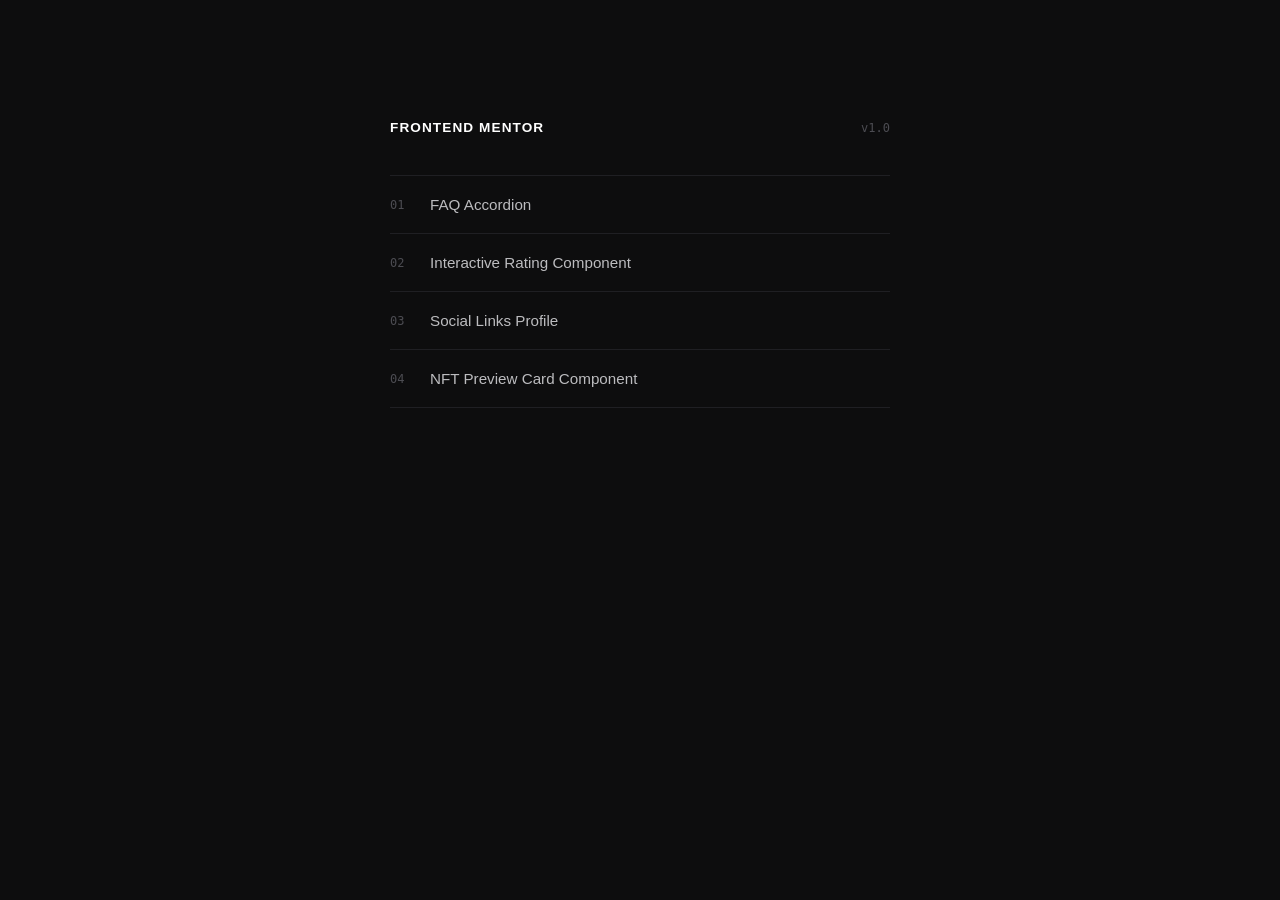
<file: index.html>
<!DOCTYPE html>
<html lang="en">
<head>
    <meta charset="UTF-8">
    <meta name="viewport" content="width=device-width, initial-scale=1.0">
    <title>Frontend Mentor Solutions</title>
    <style>
        /* Minimalist, typographic dark mode */
        body {
            font-family: -apple-system, BlinkMacSystemFont, "Segoe UI", Roboto, sans-serif;
            background-color: #0d0d0e;
            color: #949499;
            max-width: 500px;
            margin: 120px auto;
            padding: 0 24px;
            -webkit-font-smoothing: antialiased;
        }

        header {
            display: flex;
            justify-content: space-between;
            align-items: baseline;
            margin-bottom: 40px;
        }

        h1 {
            font-size: 0.85rem;
            font-weight: 600;
            text-transform: uppercase;
            letter-spacing: 0.08em;
            color: #ffffff;
            margin: 0;
        }

        .counter {
            font-family: ui-monospace, SFMono-Regular, monospace;
            font-size: 0.75rem;
            color: #4c4c52;
        }

        ul {
            list-style: none;
            padding: 0;
            margin: 0;
            border-top: 1px solid #1f1f23;
        }

        li {
            border-bottom: 1px solid #1f1f23;
        }

        /* Clean, line-item interaction instead of bulky cards */
        a {
            display: flex;
            align-items: center;
            color: #bcbcbf;
            text-decoration: none;
            font-size: 0.95rem;
            padding: 20px 0;
            transition: color 0.2s ease, padding-left 0.2s ease;
        }

        /* Monospace numbering gives a deliberate, curated feel */
        a .index {
            font-family: ui-monospace, SFMono-Regular, monospace;
            font-size: 0.75rem;
            color: #4c4c52;
            margin-right: 24px;
            width: 16px;
            transition: color 0.2s ease;
        }

        /* Subtle human touch: text shifts slightly right on hover */
        a:hover {
            color: #ffffff;
            padding-left: 6px;
        }

        a:hover .index {
            color: #a1a1aa;
        }
    </style>
</head>
<body>

    <header>
        <h1>Frontend Mentor</h1>
        <span class="counter">v1.0</span>
    </header>
    
    <ul>
        <li>
            <a href="./faq-accordion/CSS_SOLUTION" target="_blank">
                <span class="index">01</span>FAQ Accordion
            </a>
        </li>
        <li>
            <a href="./interactive-rating-component" target="_blank">
                <span class="index">02</span>Interactive Rating Component
            </a>
        </li>
        <li>
            <a href="./social-links-profile" target="_blank">
                <span class="index">03</span>Social Links Profile
            </a>
        </li>
        <li>
            <a href="./nft-preview-card-component" target="_blank">
                <span class="index">04</span> NFT Preview Card Component
            </a>
        </li>
    </ul>
</body>
</html>
</file>
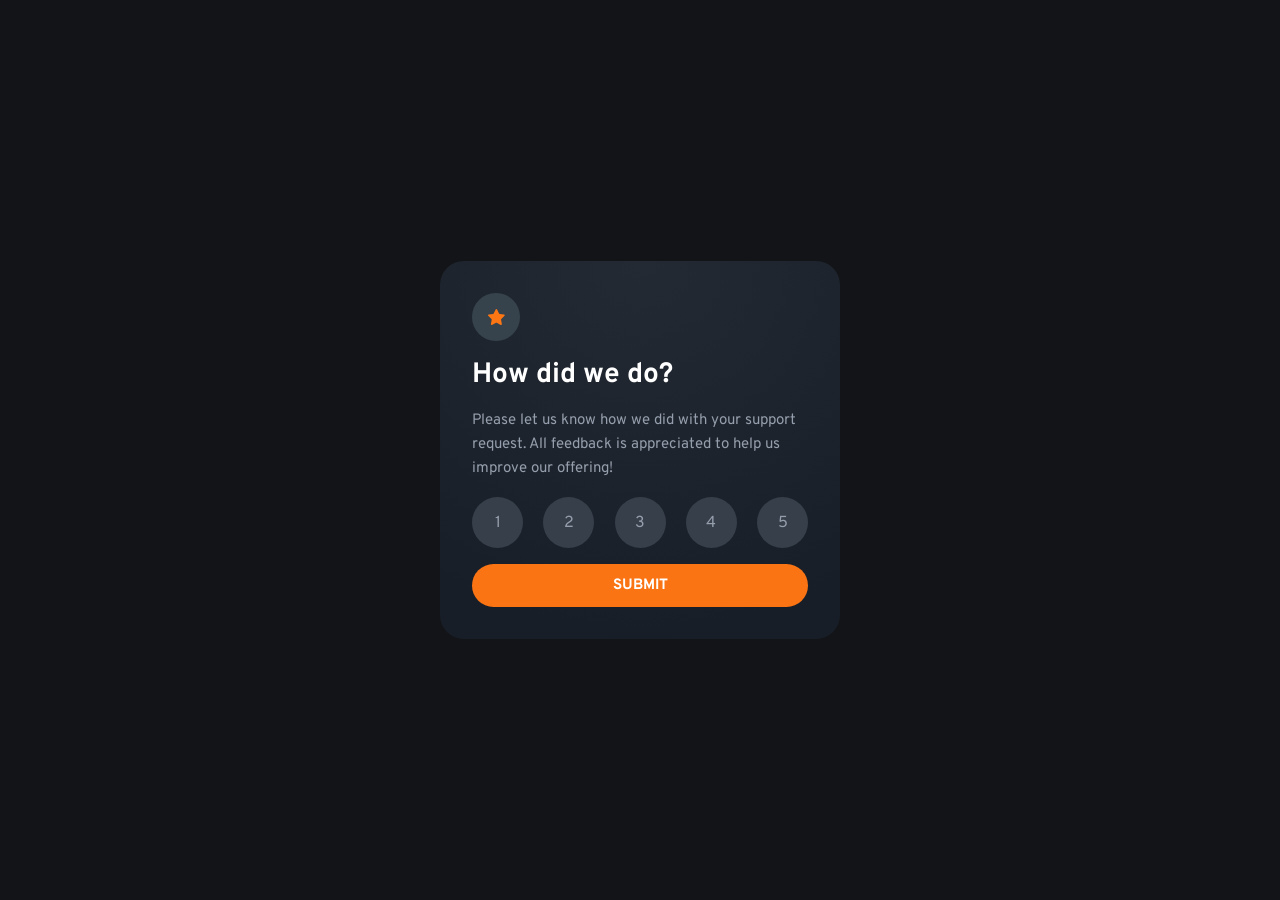
<file: interactive-rating-component/index.html>
<!DOCTYPE html>
<html lang="en">

<head>
	<meta charset="UTF-8" />
	<meta name="viewport" content="width=device-width, initial-scale=1.0" />

	<link rel="icon" type="image/png" sizes="32x32" href="./images/favicon-32x32.png" />

	<link rel="stylesheet" href="style.css" />

	<title>Interactive rating component</title>
</head>

<body>
	<main  draggable="false">

		<div class="rating-state">
			<div class="star-img"><img src="images/icon-star.svg"></div>
			<h1>How did we do?</h1>
			<p>Please let us know how we did with your support request. All feedback is appreciated to help us improve our offering!</p>
			<fieldset class="rating" id="rating" name="rating">
				<label class="rating-choice-label"><input type="radio" value="1" name="rating">1</label>
				<label class="rating-choice-label"><input type="radio" value="2" name="rating">2</label>
				<label class="rating-choice-label"><input type="radio" value="3" name="rating">3</label>
				<label class="rating-choice-label"><input type="radio" value="4" name="rating">4</label>
				<label class="rating-choice-label"><input type="radio" value="5" name="rating">5</label>
			</fieldset>
			<label class="submit style-submit-button"><input type="checkbox" name="submit">SUBMIT</label>
			<label class="submit-dummy submit-dummy-1 style-submit-button"><input type="radio" name="submit-dummy" id="">SUBMIT</label>
			<label class="submit-dummy submit-dummy-2 style-submit-button"><input type="radio" name="submit-dummy" id="">SUBMIT</label>
		</div>

		<div class="thank-you-state">
			<div class="thank-you-img"><img src="images/illustration-thank-you.svg"></div>
			<p class="selected-rating">You selected <span id="selected-rating"></span> out of 5</p>
			<h1>Thank you!</h1>
			<p>We appreciate you taking the time to give a rating. If you ever need more support, don’t hesitate to get in touch!</p>
		</div>
	</main>
</body>

</html>
</file>
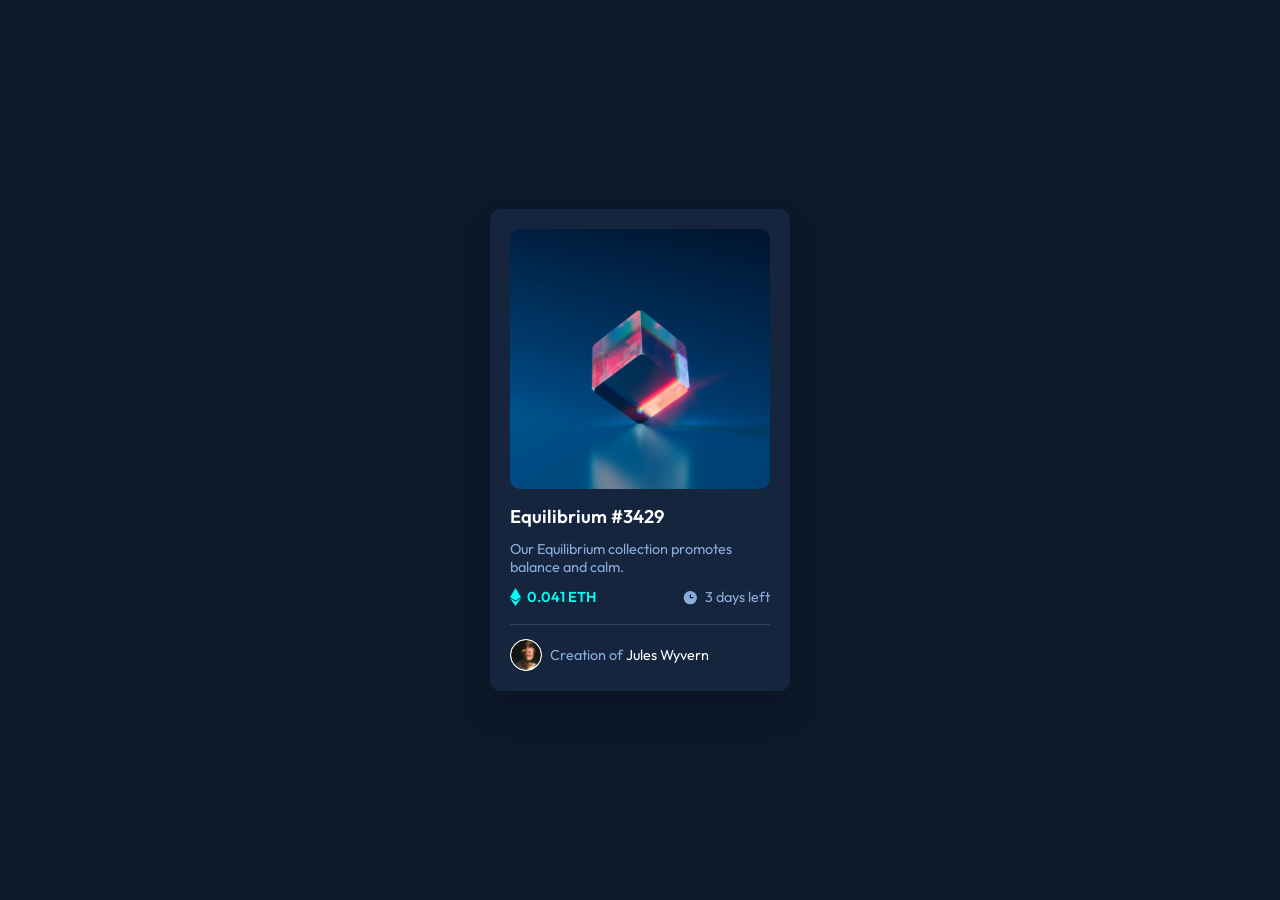
<file: nft-preview-card-component/index.html>
<!DOCTYPE html>
<html lang="en">

<head>
	<meta charset="UTF-8">
	<meta name="viewport" content="width=device-width, initial-scale=1.0">
	<!-- displays site properly based on user's device -->

	<link rel="icon" type="image/png" sizes="32x32" href="./images/favicon-32x32.png">

	<title>Frontend Mentor | NFT preview card component</title>

	<style>
		@import url('https://fonts.googleapis.com/css2?family=Outfit:wght@400;600&display=swap');

		* {
			margin: 0;
			padding: 0;
			box-sizing: border-box;
			font-family: 'Outfit', sans-serif;
		}

		body {
			background-color: hsl(217, 54%, 11%);
			height: 100vh;
			display: flex;
			justify-content: center;
			align-items: center;
		}

		.card {
			background-color: hsl(216, 50%, 16%);
			box-shadow: 0px 20px 30px rgba(0, 0, 0, 0.2);
			border-radius: 10px;
			padding: 1.25rem;
			width: 300px;
			max-width: 85%;
			display: flex;
			flex-direction: column;
		}

		.main {
			width: 100%;
			display: flex;
			flex-direction: column;
			gap: 0.75rem;
		}

		.cover-img-wrapper {
			width: 100%;
			aspect-ratio: 1;
			position: relative;
			cursor: pointer;
		}

		.cover-img-wrapper:hover::after {
			content: '';
			position: absolute;
			top: 0;
			left: 0;
			width: 100%;
			height: 100%;
			background-color: hsla(178, 100%, 50%, 0.502);
			border-radius: 10px;
			background-image: url('./images/icon-view.svg');
			background-position: center center;
			background-repeat: no-repeat;
		}

		.cover-img {
			width: 100%;
			aspect-ratio: 1;
			border-radius: 10px;
		}

		.name {
			color: hsl(0, 0%, 100%);
			font-size: 1.15rem;
			font-weight: 600;
		}

		.desc {
			color: hsl(215, 51%, 70%);
			font-size: 0.9rem;
		}

		.set {
			display: flex;
			justify-content: space-between;
			
		}

		.set div {
			display: flex;
			align-items: center;
			gap: 0.4rem;
			font-size: 0.9rem;
			color: hsl(215, 51%, 70%);
		}

		.set div:first-child {
			color: hsl(178, 100%, 50%);
			font-weight: 600;
		}

		hr {
			border: none;
			height: 1px;
			background-color: hsl(215, 32%, 27%);
			margin-top: 1.15rem;
			margin-bottom: .85rem;
		}

		.card-footer {
			display: flex;
			align-items: center;
			gap: 0.5rem;
			font-size: 0.9rem;
			color: hsl(215, 51%, 70%);
		}

		.avatar {
			width: 2rem;
			height: 2rem;
			background-color: hsl(0, 0%, 100%);
			border-radius: 100%;
			background-image: url('./images/image-avatar.png');
			background-size: 100%;
			border: solid 1px white;
			background-position: center center;
			background-repeat: no-repeat;
			
		}

		.footer-name {
			font-size: inherit;
			color: hsl(0, 0%, 100%);
		}

		.hover:hover {
			color: hsl(178, 100%, 50%);
			cursor: pointer;
		}
	</style>
</head>

<body>

	<div class="card">
		<div class="main">
			<div class="cover-img-wrapper">
				<img src="./images/image-equilibrium.jpg" alt="Equilibrium" class="cover-img">
			</div>
			<div class="name hover">Equilibrium #3429</div>

			<p class="desc">Our Equilibrium collection promotes balance and calm.</p>

			<div class="set">
				<div class="value"><img src="./images/icon-ethereum.svg	" alt="Ethereum">0.041 ETH</div>
				<div class="time"><img src="./images/icon-clock.svg" alt="Clock">3 days left</div>
			</div>
		</div>
		<hr>
		<div class="card-footer">
			<div class="avatar"></div>
			<div>Creation of <span class="footer-name hover">Jules Wyvern</span></div>
		</div>
	</div>

</body>

</html>
</file>
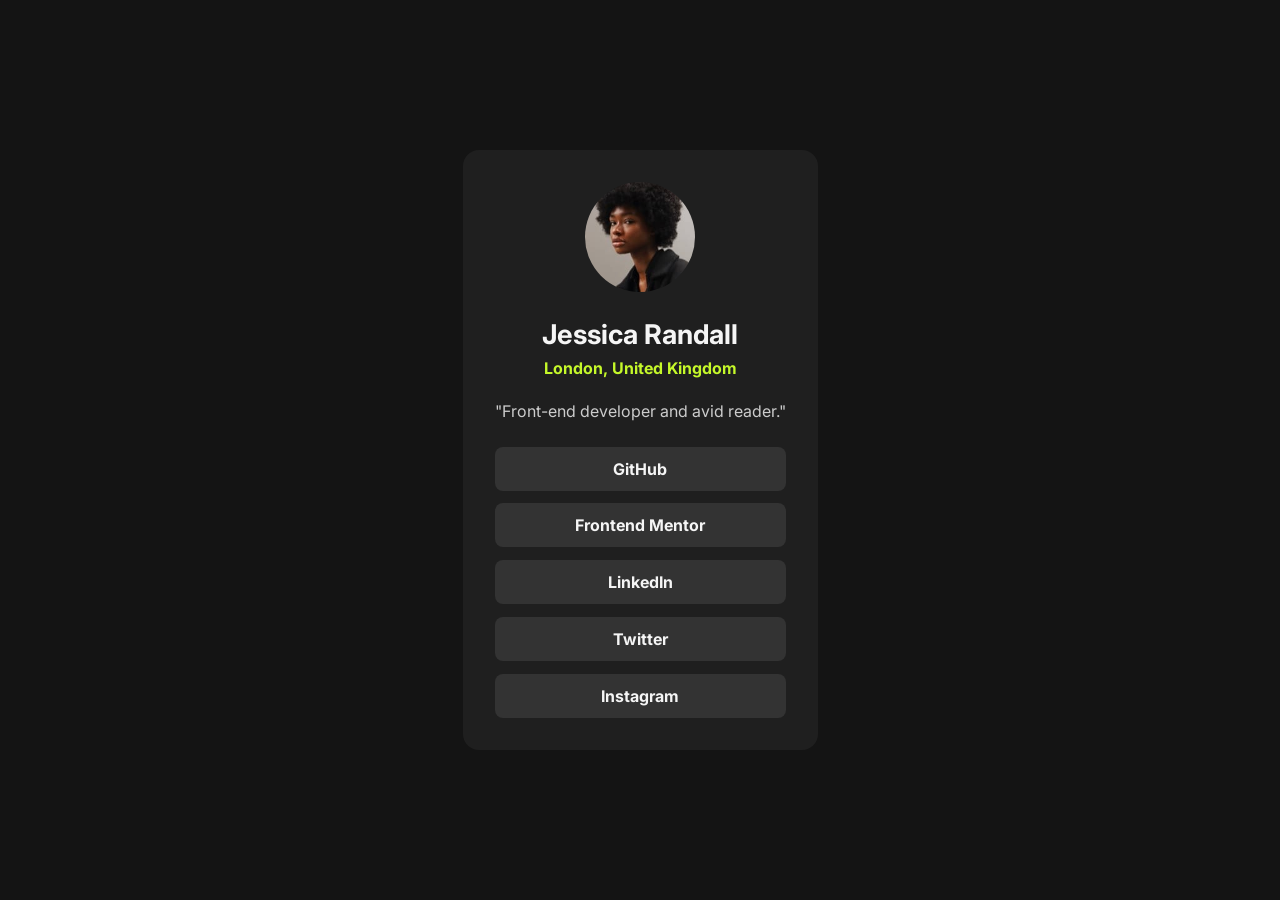
<file: social-links-profile/index.html>
<!DOCTYPE html>
<html lang="en">

<head>
  <meta charset="UTF-8">
  <meta name="viewport" content="width=device-width, initial-scale=1.0">
  <!-- displays site properly based on user's device -->

  <link rel="icon" type="image/png" sizes="32x32" href="./assets/images/favicon-32x32.png">
  <title>Frontend Mentor | Social links profile</title>
  <link rel="stylesheet" href="style.css">
</head>

<body>

  <main>
    <img src="avatar-jessica.jpeg" alt="avatar">
    <h1>Jessica Randall</h1>
    <h2>London, United Kingdom</h2>
    <p>"Front-end developer and avid reader."</p>

    <div id="links">
      <a href="https://github.com/jessicarandall" target="_blank">GitHub</a>
      <a href="https://www.frontendmentor.io/profile/jessicarandall" target="_blank">Frontend Mentor</a>
      <a href="https://www.linkedin.com/in/jessicarrandall" target="_blank">LinkedIn</a>
      <a href="https://x.com/jessicarandall" target="_blank">Twitter</a>
      <a href="https://www.instagram.com/jessicarandall" target="_blank">Instagram</a>
    </div>
  </main>

</body>

</html>
</file>
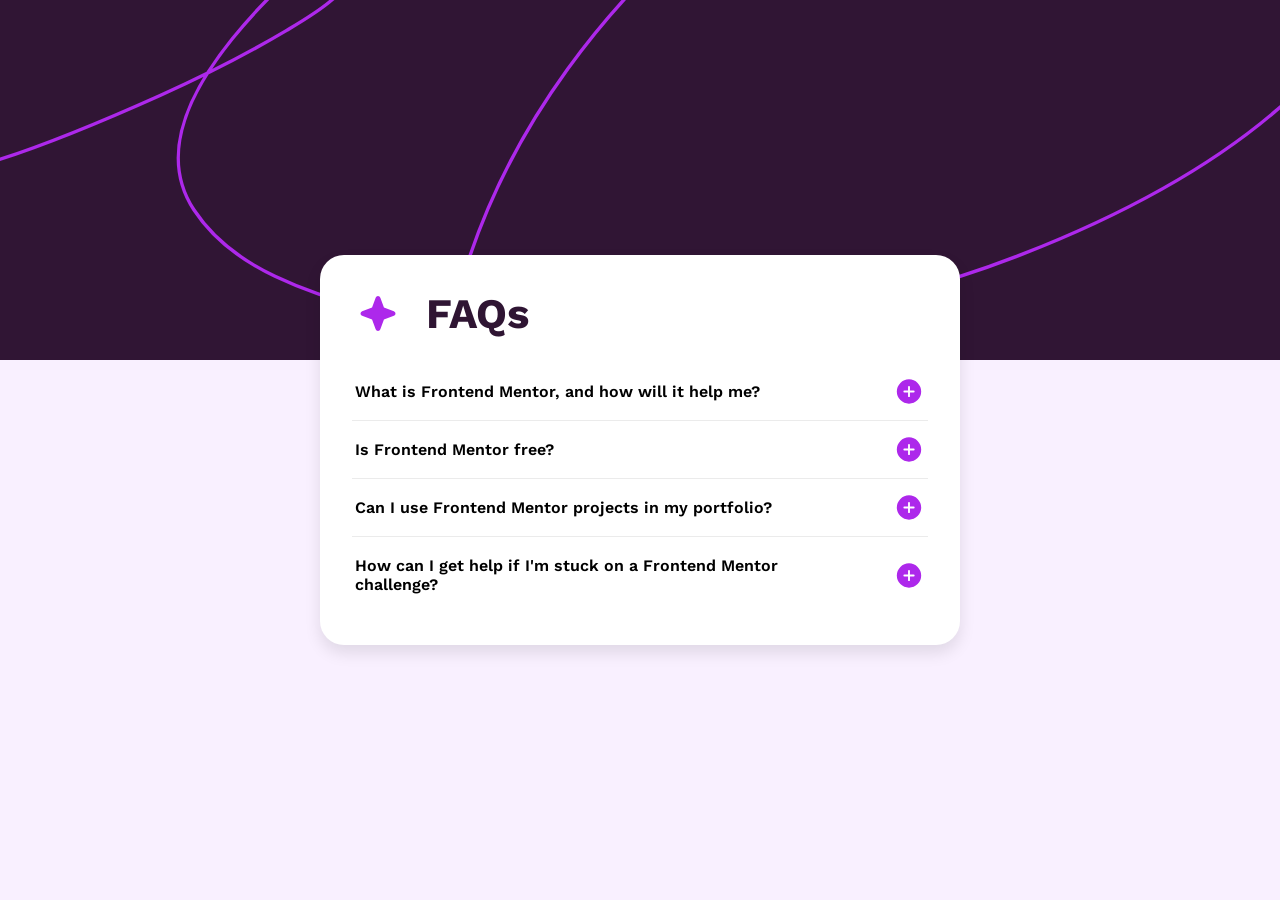
<file: faq-accordion/CSS_SOLUTION/index.html>
<!DOCTYPE html>
<html lang="en">

<head>
	<meta charset="UTF-8" />
	<meta name="viewport" content="width=device-width, initial-scale=1.0, user-scalable=no" />

	<link rel="icon" type="image/png" sizes="32x32" href="./assets/images/favicon-32x32.png" />
	<link rel="stylesheet" href="style.css">
	<title>FAQ accordion</title>
</head>

<body>
	<main>
		<h1>FAQs</h1>

		<div id="faq">

			<div class="details" tabindex="0" role="button" aria-controls="faq-answer-1">
				<div class="summary">What is Frontend Mentor, and how will it help me?</div>
				<p>Frontend Mentor offers realistic coding challenges to help developers improve their frontend coding
					skills with projects in HTML, CSS, and JavaScript. It's suitable for all levels and ideal for portfolio
					building.</p>
			</div>

			<hr>

			<div class="details" tabindex="0" role="button" aria-controls="faq-answer-2">
				<div class="summary">Is Frontend Mentor free?</div>
				<p>Yes, Frontend Mentor offers both free and premium coding challenges, with the free option providing
					access
					to a range of projects suitable for all skill levels.</p>
			</div>

			<hr>
			
			<div class="details" tabindex="0" role="button" aria-controls="faq-answer-3">
				<div class="summary">Can I use Frontend Mentor projects in my portfolio?</div>
				<p>Yes, you can use
					projects completed on Frontend Mentor in your portfolio. It's an excellent
					way to showcase your skills to potential employers!</p>
			</div>

			<hr>

			<div class="details" tabindex="0" role="button" aria-controls="faq-answer-4">
				<div class="summary">How can I get help if I'm stuck on a Frontend Mentor challenge?</div>
				<p>The best place to get help is
					inside Frontend Mentor's Discord community. There's a help channel where you
					can ask questions and seek support from other community members.</p>
			</div>

		</div>
	</main>

</body>

</html>
</file>
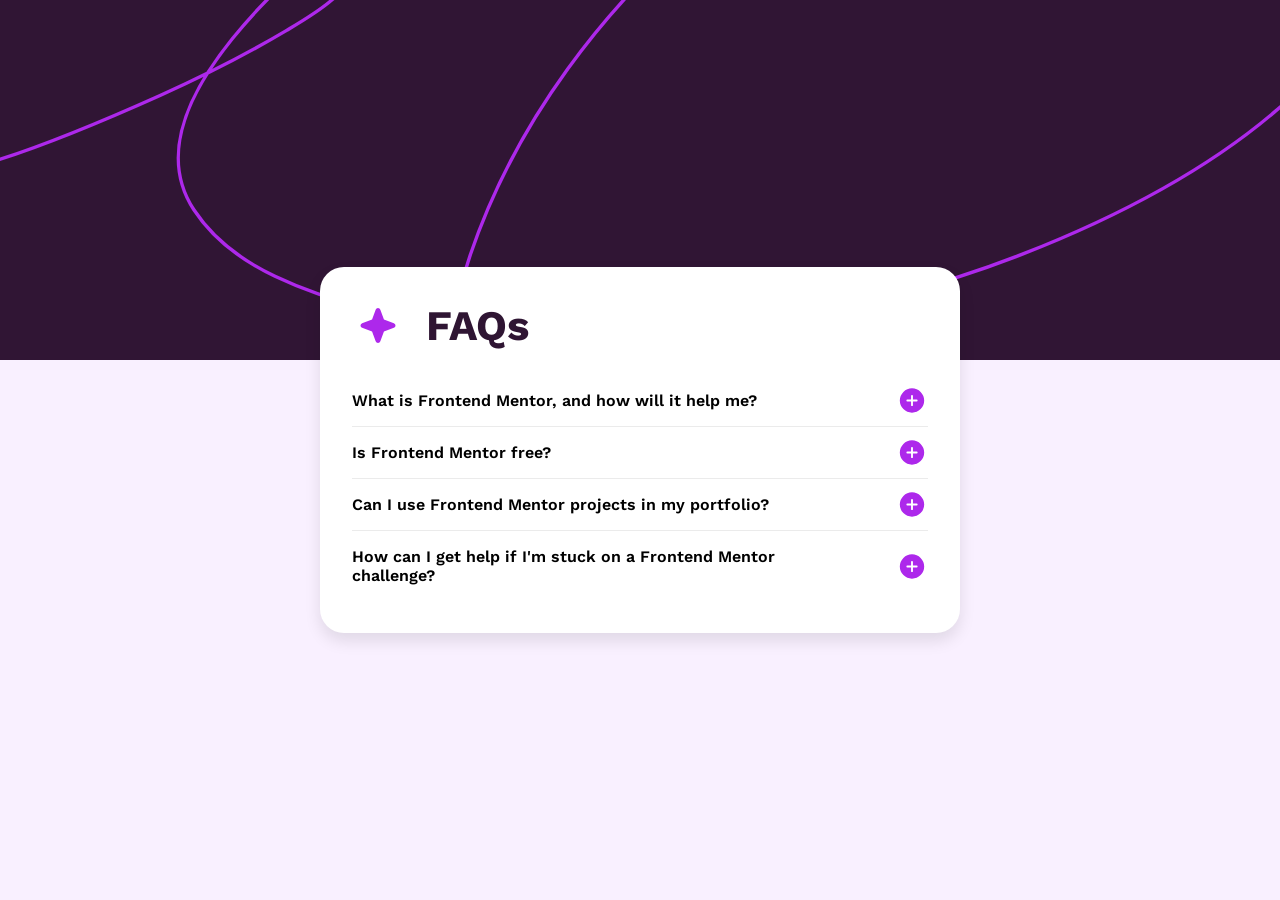
<file: faq-accordion/JS_SOLUTION/index.html>
<!DOCTYPE html>
<html lang="en">

<head>
	<meta charset="UTF-8" />
	<meta name="viewport" content="width=device-width, initial-scale=1.0, user-scalable=no" />
	<!-- displays site properly based on user's device -->

	<link rel="icon" type="image/png" sizes="32x32" href="./assets/images/favicon-32x32.png" />
	<link rel="stylesheet" href="style.css">
	<title>FAQ accordion</title>
</head>

<body>
	<main>
		<h1>FAQs</h1>

		<div id="faq">

			<div class="details closed">
				<div class="summary">What is Frontend Mentor, and how will it help me?</div>
				<p>Frontend Mentor offers realistic coding challenges to help developers improve their frontend coding
					skills with projects in HTML, CSS, and JavaScript. It's suitable for all levels and ideal for portfolio
					building.</p>
			</div>

			<hr>


			<div class="details closed">
				<div class="summary">Is Frontend Mentor free?</div>
				<p>Yes, Frontend Mentor offers both free and premium coding challenges, with the free option providing
					access
					to a range of projects suitable for all skill levels.</p>
			</div>

			<hr>
			
			<div class="details closed">
				<div class="summary">Can I use Frontend Mentor projects in my portfolio?</div>
				<p>Yes, you can use
					projects completed on Frontend Mentor in your portfolio. It's an excellent
					way to showcase your skills to potential employers!</p>
			</div>

			<hr>

			<div class="details closed">
				<div class="summary">How can I get help if I'm stuck on a Frontend Mentor challenge?</div>
				<p>The best place to get help is
					inside Frontend Mentor's Discord community. There's a help channel where you
					can ask questions and seek support from other community members.</p>
			</div>

		</div>
	</main>

	<script src="script.js"></script>

</body>

</html>
</file>
<file: interactive-rating-component/style.css>
@import url("https://fonts.googleapis.com/css2?family=Overpass:wght@400;700&display=swap");

* {
    padding: 0;
    margin: 0;
    box-sizing: border-box;
    font-family: "Overpass", sans-serif;
    user-select: none;
}

body {
    background: hsl(216, 12%, 8%);
    display: flex;
    justify-content: center;
    align-items: center;
    height: 100vh;
}

main {
    width: 25em;
    max-width: 95%;
    padding: 2em;
    border-radius: 1.5em;
    /* background: linear-gradient(to bottom, #2a3038, hsl(213, 19%, 18%)); */
    background: radial-gradient(98.96% 98.96% at 50% 0%, #232A34 0%, #181E27 100%);
    background-position: center -20%;
    counter-reset: stars;
}

.rating-state {
    display: flex;
    flex-direction: column;
    gap: 1em;
}

.star-img {
    background: #36434d;
    padding: 0.7rem;
    border-radius: 100%;
    width: 48px;
    height: 48px;
    display: flex;
    justify-content: center;
    align-items: center;
}

h1 {
    color: hsl(0, 0%, 100%);
    font-weight: 700;
    font-size: 28px;
}

p {
    font-size: 0.9375rem;
    color: hsl(217, 12%, 63%);
    line-height: 24px;
}

fieldset {
    border: none;
    display: flex;
    flex-direction: row;
    justify-content: space-between;
}

.rating-choice-label:has(input:focus-visible) {
    outline: 2px solid hsl(35, 100%, 75%); 
    outline-offset: 2px;
}

.rating-choice-label *:hover {
    cursor: pointer;
}

.submit:has(input:focus-visible),
.submit-dummy:has(input:focus-visible) {
    outline: 2px solid hsl(35, 100%, 75%); 
    outline-offset: 2px;
}

.rating label {
    width: 51px;
    aspect-ratio: 1/1;
    /* height: 2.5rem; */
    background: hsl(213, 16%, 25%);
    color: hsl(217, 12%, 63%);
    border-radius: 100%;
    display: flex;
    justify-content: center;
    align-items: center;
    transition: 0.3s ease, color 0.3s ease;
    border: solid 1px transparent;
    user-select: none;
    cursor: pointer;
}

.rating label:has(input[type="radio"]:checked) {
    background: hsl(218, 21%, 46%);
    color: hsl(0, 0%, 100%);
}

.rating label:hover {
    background: hsl(25, 97%, 53%);
    color: hsl(0, 0%, 100%);
}

.rating label:has(input[type="radio"]:checked):hover {
    border-color: hsl(25, 97%, 53%);
}

.rating label:hover,
.rating label:has(input:focus-visible) {
    background: hsl(25, 97%, 53%);
    color: hsl(0, 0%, 100%);
}

/* *******************/

.submit-dummy {
    position: relative;
}

main:not(:has(.rating input[type="radio"]:checked))  {

    & .submit {
        /* opacity: 0.5; */
        /* pointer-events: none; */
        display: none;
    }

    & .submit-dummy-1:has(input:checked)  {
        display: none;
    }
}

main:not(:has(.submit-dummy-1 input:checked)) .submit-dummy-2 {
    display: none;
}

main:has(.rating input[type="radio"]:checked) .submit-dummy {
    display: none;
}

main:has(.submit-dummy input:checked) .submit-dummy:not(:checked)::after {
    content: 'Tell us how we did first';
    pointer-events: none;
    position: absolute;
    top: 140%;
    left: 50%;
    transform: translate(-50%, -50%);
    color: hsl(25, 97%, 53%);
    animation: snackbar 3s forwards;
    font-size: 13px;
    font-weight: 400;
    white-space: nowrap;
}

@keyframes snackbar {
    0% {
        opacity: 100%;
    }

    80%, 100% {
        opacity: 0;
    }
}

/* ********************/
.style-submit-button {
    width: 100%;
    border-radius: 100px;
    padding: 0.8em 2em;
    background: hsl(25, 97%, 53%);
    color: hsl(0, 0%, 100%);
    font-size: 0.9375rem;
    font-weight: 700;
    cursor: pointer;
    transition: 0.3s ease;
    user-select: none;
    text-align: center;
}

.style-submit-button:hover {
    background: hsl(0, 0%, 100%);
    color: hsl(25, 97%, 53%);
}

/* .submit:has(input[type="checkbox"]:checked) {
    background: hsl(25, 97%, 53%);
} */

input[type="checkbox"],
input[type="radio"] {
    opacity: 0;
    position: absolute;
}

.rating-state:not(:has(input[type="radio"]:checked)) .submit input[type="checkbox"] {
    display: none;
}


main:has(.submit input[type="checkbox"]:checked) .rating-state {
    visibility: hidden;
    pointer-events: none;
    position: absolute;
    width: 0;
    height: 0;
    overflow: hidden;
    top: 0;
    left: 0;
}

main:has(.submit input[type="checkbox"]:checked) .thank-you-state {
    display: flex;
}

.thank-you-state {
    display: none;
    flex-direction: column;
    gap: 1em;
    align-items: center;
}

.thank-you-state p {
    text-align: center;
}

.selected-rating {
    background: hsl(210, 13.6%, 23.1%);
    padding: 0.3em 1em;
    border-radius: 100px;
    color:hsl(25, 97%, 53%);
    user-select: none;
}

main .rating-choice-label:has( ~ label input:checked) {
    counter-increment: stars;
}

#selected-rating::after {
    counter-increment: stars;
    content: counter(stars);
}
</file>
<file: social-links-profile/style.css>
@import url('https://fonts.googleapis.com/css2?family=Inter:wght@400;700&display=swap');

* {
    padding: 0;
    margin: 0;
    box-sizing: border-box;
    font-family: 'Inter', sans-serif;
}

body {
    background-color: hsl(0, 0%, 8%);
    font-family: 'Inter', sans-serif;
    display: flex;
    flex-direction: column;
    justify-content: center;
    align-items: center;
    min-height: 100dvh;
}

main {
    display: flex;
    flex-direction: column;
    align-items: center;
    gap: 1rem;
    padding: 2rem;
    border-radius: 1rem;
    background: hsl(0, 0%, 12%);
}

img {
    border-radius: 50%;
    width: 110px;
    height: 110px;
    margin-bottom: 1rem;
}

h1 {
    color: whitesmoke;
    font-size: 1.7rem;
    line-height: .8;
}

h2 {
    color: hsl(75, 94%, 57%);
    font-size: 1rem;
    line-height: .8;
}

p {
    color: hsl(0, 0%, 80%);
    /* margin-bottom: .5rem; */
    line-height: 2.5;
}

#links {
    display: flex;
    flex-direction: column;
    gap: .8rem;
    width: 100%;
}

#links a {
    background: hsl(0, 0%, 20%);
    text-decoration: none;
    color: whitesmoke;
    padding: .75rem;
    width: inherit;
    text-align: center;
    font-weight: 700;
    border-radius: .5rem;
    transition: all .2s ease-in-out;
}

#links a:hover {
    background: hsl(75, 94%, 57%);
    color: hsl(0, 0%, 12%);
}
</file>
<file: faq-accordion/CSS_SOLUTION/style.css>
@import url('https://fonts.googleapis.com/css2?family=M+PLUS+Rounded+1c:wght@100;300;400;500;700;800;900&family=Work+Sans:ital,wght@0,100..900;1,100..900&display=swap');


* {
    padding: 0;
    margin: 0;
    box-sizing: border-box;
    font-family: 'Work Sans', sans-serif;
}

body {
    height: 100vh;
    display: flex;
    flex-direction: column;
    justify-content: center;
    align-items: center;

    background-color: hsl(275, 100%, 97%);
    background-image: url('assets/images/background-pattern-desktop.svg');
    background-repeat: no-repeat;
    background-position: top;
    background-size: auto 40%;
}

h1 {
    font-size: 42px;
    font-weight: 700;
    user-select: none;
    display: flex;
    align-items: center;
    gap: 0.5em;
    color: hsl(292, 42%, 14%);
}

h1::before {
    content: '';
    background: url('assets/images/icon-star.svg') no-repeat center;
    height: 1.25em;
    aspect-ratio: 1;
    display: inline-block;
    /* margin-left: 0.5em; */
}

main {
    width: 40em;
    max-width: 95vw;
    background: hsl(0, 0%, 100%);
    border-radius: 1.5em;
    padding: 2em;
    display: flex;
    flex-direction: column;
    gap: 1.5em;
    box-shadow: 0 0.5em 1em rgba(0, 0, 0, 0.1);
}

hr {    
    border-color: rgb(235, 235, 235);
    border-style: solid;
    border-top-style: none;
}

.details {
    cursor: pointer;
    padding: 1em 0;
    padding-right: 15%;
    position: relative;
    transition: .25s ease;
    border: 3px solid transparent;
}

.details::after {
    content: '';
    background: url('assets/images/icon-plus.svg') no-repeat center;
    width: 2em;
    aspect-ratio: 1;
    position: absolute;
    right: 0;
    top: 50%;
    transform: translateY(-50%);
}

.details:focus::after {
    content: '';
    background: url('assets/images/icon-minus.svg') no-repeat center;
}

.summary {
    font-weight: 600;
    color: black;
    transition: color .25s ease;
    pointer-events: none;
}

.summary:not(:focus):hover {
    color: #ad28eb;
}

.summary + p {
    height: 0;
    overflow-y: hidden;
    font-size: 16px;
    transition: height .5s ease, margin-top .5s ease;
}

.details:focus .summary + p {
    height: 5em;
    margin-top: 2em;
    cursor: text;
}

.details:focus-visible {
    outline: none;
    border-radius: 0.5em;
    border-color: #ad28eb;
    background-color: hsl(292, 60%, 97%);
    padding-left: 0.25em;
}
</file>
<file: faq-accordion/JS_SOLUTION/style.css>
@import url('https://fonts.googleapis.com/css2?family=M+PLUS+Rounded+1c:wght@100;300;400;500;700;800;900&family=Work+Sans:ital,wght@0,100..900;1,100..900&display=swap');


* {
    padding: 0;
    margin: 0;
    box-sizing: border-box;
    font-family: 'Work Sans', sans-serif;
    overflow: hidden;
}

body {
    height: 100vh;
    display: flex;
    flex-direction: column;
    justify-content: center;
    align-items: center;

    background-color: hsl(275, 100%, 97%);
    background-image: url('assets/images/background-pattern-desktop.svg');
    background-repeat: no-repeat;
    background-position: top;
    background-size: auto 40%;
}

h1 {
    font-size: 42px;
    font-weight: 700;
    user-select: none;
    display: flex;
    align-items: center;
    gap: 0.5em;
    color: hsl(292, 42%, 14%);
}

h1::before {
    content: '';
    background: url('assets/images/icon-star.svg') no-repeat center;
    height: 1.25em;
    aspect-ratio: 1;
    display: inline-block;
    /* margin-left: 0.5em; */
}

main {
    width: 40em;
    max-width: 95vw;
    background: hsl(0, 0%, 100%);
    border-radius: 1.5em;
    padding: 2em;
    display: flex;
    flex-direction: column;
    gap: 1.5em;
    box-shadow: 0 0.5em 1em rgba(0, 0, 0, 0.1);
}

hr {    
    border-color: rgb(235, 235, 235);
    border-style: solid;
    border-top-style: none;
}

.details {
    cursor: pointer;
    padding: 1em 0;
    padding-right: 15%;
    user-select: none;
    position: relative;

}

.details::after {
    content: '';
    background: url('assets/images/icon-plus.svg') no-repeat center;
    width: 2em;
    aspect-ratio: 1;
    position: absolute;
    right: 0;
    top: 50%;
    transform: translateY(-50%);
}

.details:not(.closed)::after {
    content: '';
    background: url('assets/images/icon-minus.svg') no-repeat center;
}

.summary {
    font-weight: 600;
    color: black;
    transition: color .25s ease;
}

.closed .summary:hover {
    color: #ad28eb;
}

.summary + p {
    height: 0;
    overflow-y: hidden;
    font-size: 16px;
    transition: height .5s ease, margin-top .5s ease;
}

.details:not(.closed) .summary + p {
    height: 5em;
    margin-top: 2em;
}
</file>
